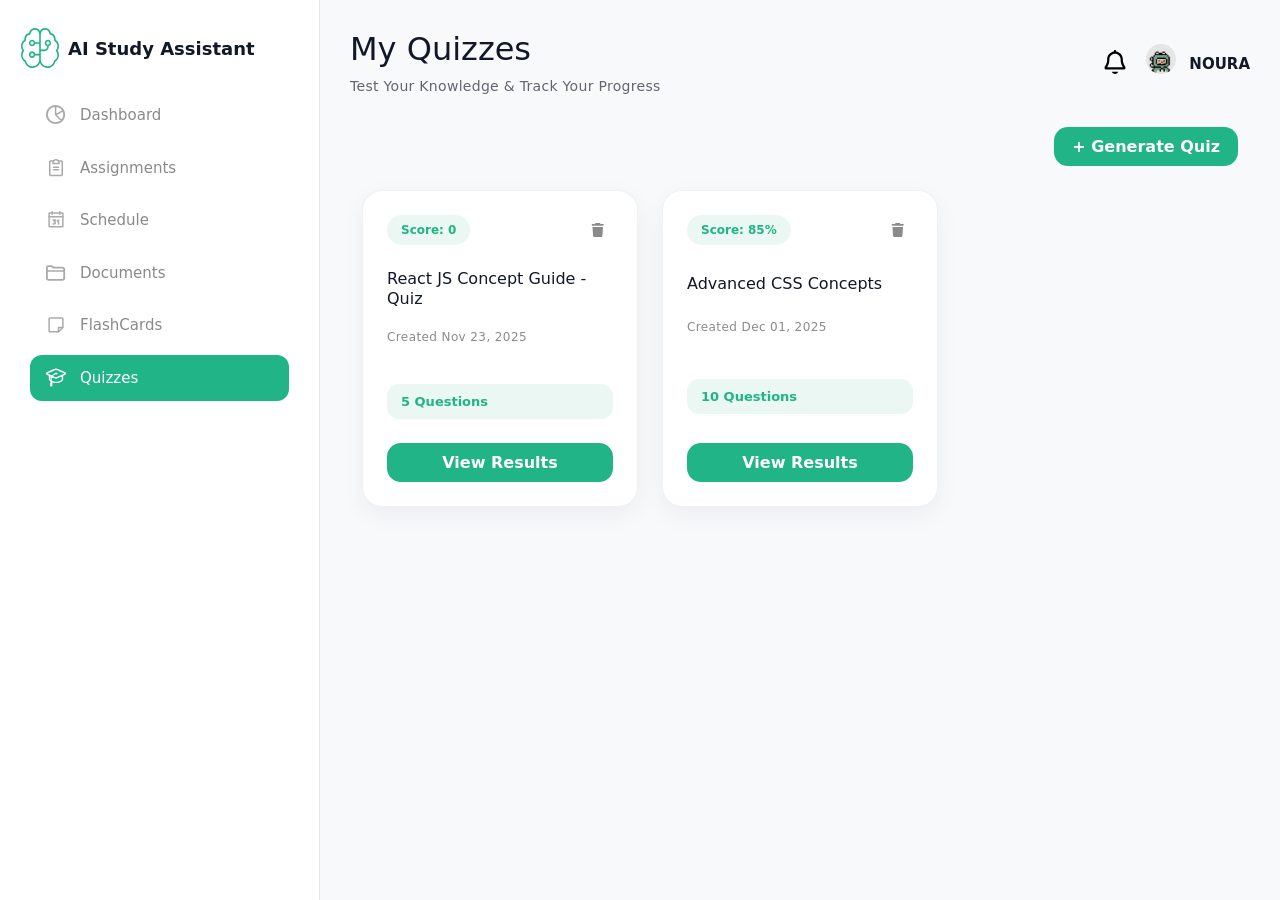
<file: quizzes.html>
<!DOCTYPE html>
<html lang="en">

<head>
  <meta charset="UTF-8">
  <meta name="viewport" content="width=device-width, initial-scale=1">
  <title>Quizzes · AI Study Assistant</title>
  <meta name="description" content="Manage and organize your learning documents with AI-powered assistance." />
  <meta name="theme-color" content="#20B486" />
  <meta name="apple-mobile-web-app-status-bar-style" content="default" />

  <link rel="icon" href="assets/images/Sidebar/Navigation/Icon/6.svg" type="image/svg+xml" />
  <link rel="stylesheet" href="assets/css/bootstrap.min.css" />
  <link rel="stylesheet" href="assets/css/all.min.css" />
  <link rel="stylesheet" href="assets/css/normalize.css" />
  <link rel="stylesheet" href="assets/css/media-queries.css" />
  <link rel="stylesheet" href="assets/css/quizes.css" />
</head>

<body>
  <div class="container-fluid">
    <div class="row min-vh-100">
      <!-- Sidebar -->
      <aside class="col-lg-3 sidebar" aria-label="Main Navigation">
        <div class="sidebar-inner">
          <!-- Logo -->
          <div class="logo">
            <img src="assets/images/Sidebar/logo/Vector.svg" alt="AI Study Assistant" />
            <span>AI Study Assistant</span>
          </div>
          <!-- Navigation -->
          <ul class="sidebar-nav">
            <li>
              <a href="dashboard.html" class="nav-item">
                <img src="assets/images/Sidebar/Navigation/Icon/1.svg" alt="" />
                <span>Dashboard</span>
              </a>
            </li>
            <li>
              <a href="assignments.html" class="nav-item">
                <img src="assets/images/Sidebar/Navigation/Icon/2.svg" alt="" />
                <span>Assignments</span>
              </a>
            </li>
            <li>
              <a href="schedule.html" class="nav-item">
                <img src="assets/images/Sidebar/Navigation/Icon/3.svg" alt="" />
                <span>Schedule</span>
              </a>
            </li>
            <li>
              <a href="documents.html" class="nav-item">
                <img src="assets/images/Sidebar/Navigation/Icon/4.svg" alt="" />
                <span>Documents</span>
              </a>
            </li>
            <li>
              <a href="flashcards.html" class="nav-item">
                <img src="assets/images/Sidebar/Navigation/Icon/5.svg" alt="" />
                <span>FlashCards</span>
              </a>
            </li>
            <li>
              <a href="quizzes.html" class="nav-item active">
                <img src="assets/images/Sidebar/Navigation/Icon/6.svg" alt="" />
                <span>Quizzes</span>
              </a>
            </li>
          </ul>
        </div>
      </aside>
      <!-- Main -->
      <main class="col-lg-9 col-12 main-content" role="main">
        <!-- Top Bar -->
        <div class="links mb-2">
          <a href="index.html">Home</a>
          <span class="separator">/</span>
          <a href="dashboard.html">Dashboard</a>
          <span class="separator">/</span>
          <a href="assignments.html">Assignments</a>
          <span class="separator">/</span>
          <a href="schedule.html">Schedule</a>
          <span class="separator">/</span>
          <a href="documents.html">Documents</a>
          <span class="separator">/</span>
          <a href="flashcards.html">FlashCards</a>
          <span class="separator">/</span>
          <a href="quizzes.html" class="active">Quizzes</a>
        </div>
        <!-- Top Bar -->
        <header class="top-bar d-flex justify-content-between align-items-center flex-wrap gap-3">
          <div>
            <h2 class="page-title">My Quizzes</h2>
            <p class="page-subtitle">Test Your Knowledge & Track Your Progress</p>
          </div>
          <div class="inf d-flex align-items-center gap-2">
            <a href="#"><i class="bell fa-regular fa-bell"></i></a>
            <img src="assets/images/avatar.png" alt="User" class="imge" />
            <h5 class="mb-0">NOURA</h5>
          </div>
        </header>

        <section class="quiz-page">
          <div class="container">
            <div class="row">
              <div class="col-12">
                <div class="d-flex justify-content-end align-items-center mb-4">
                  <button type="button" class="btn-primary-custom" data-bs-toggle="modal"
                    data-bs-target="#generateQuizModal">
                    + Generate Quiz
                  </button>
                </div>
              </div>
              <div class="col-12">
                <div class="row g-4">
                  <!-- Card 1 -->
                  <div class="col-xl-4 col-md-6 col-12">
                    <div class="card-custom quiz-card h-100">
                      <div class="d-flex justify-content-between align-items-center">
                        <span class="badge-custom">Score: 0</span>
                        <button class="delete-btn" type="button" aria-label="Delete quiz">
                          <i class="fa-solid fa-trash"></i>
                        </button>
                      </div>
                      <h6 class="quiz-title mt-3">
                        React JS Concept Guide - Quiz
                      </h6>
                      <p class="quiz-date">
                        Created Nov 23, 2025
                      </p>
                      <div class="quiz-questions">
                        5 Questions
                      </div>
                      <button class="btn-primary-custom w-100 mt-3">
                        View Results
                      </button>
                    </div>
                  </div>
                  <!-- Card 2 -->
                  <div class="col-xl-4 col-md-6 col-12">
                    <div class="card-custom quiz-card h-100">
                      <div class="d-flex justify-content-between align-items-center">
                        <span class="badge-custom">Score: 85%</span>
                        <button class="delete-btn" type="button" aria-label="Delete quiz">
                          <i class="fa-solid fa-trash"></i>
                        </button>
                      </div>
                      <h6 class="quiz-title mt-3">
                        Advanced CSS Concepts
                      </h6>
                      <p class="quiz-date">
                        Created Dec 01, 2025
                      </p>
                      <div class="quiz-questions">
                        10 Questions
                      </div>
                      <button class="btn-primary-custom w-100 mt-3">
                        View Results
                      </button>
                    </div>
                  </div>
                </div>
              </div>
            </div>
          </div>
        </section>
        
      </main>
    </div>
  </div>
  <div class="modal fade" id="generateQuizModal" tabindex="-1" aria-labelledby="generateQuizLabel" aria-hidden="true">
    <div class="modal-dialog modal-dialog-centered">
      <div class="modal-content rounded-4">
        <div class="modal-header border-0 pb-0">
          <h5 class="modal-title" id="generateQuizLabel">Generate New Quiz</h5>
          <button type="button" class="btn-close" data-bs-dismiss="modal" aria-label="Close"></button>
        </div>
        <div class="modal-body pt-3">
          <div class="mb-3">
            <label for="questionCount" class="form-label">Number of Questions</label>
            <input type="number" id="questionCount" class="form-control" value="5" min="1" max="100">
          </div>
        </div>
        <div class="modal-footer border-0 pt-0">
          <button type="button" class="btn btn-light" data-bs-dismiss="modal">
            Cancel
          </button>
          <button type="button" class="btn-primary-custom">
            Generate
          </button>
        </div>
      </div>
    </div>
  </div>
  <script src="assets/js/bootstrap.bundle.min.js"></script>
  <script src="assets/js/all.min.js"></script>
</body>
</html>
</file>
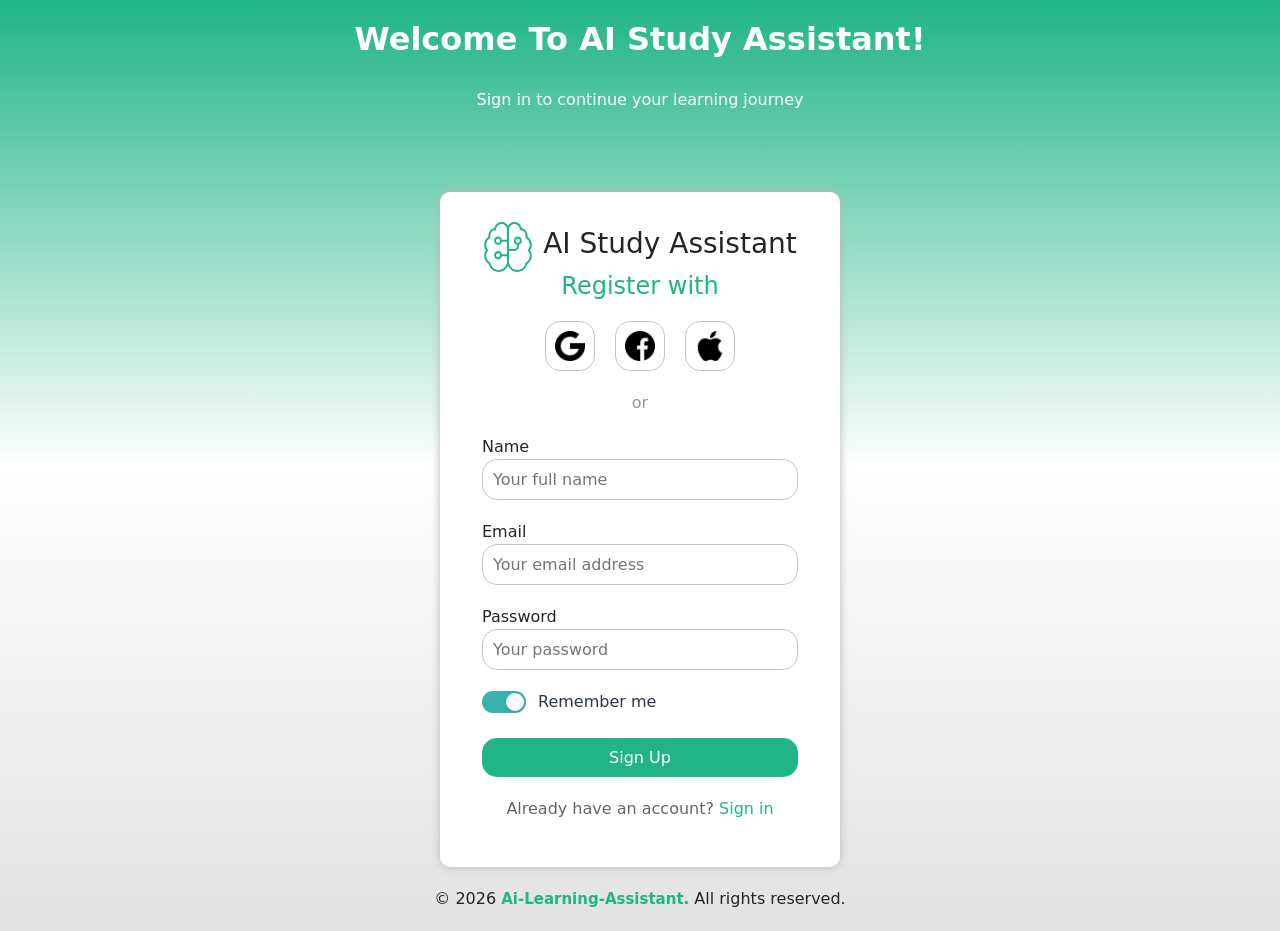
<file: register.html>
<!doctype html>
<html lang="en">
  <head>
    <meta charset="UTF-8" />
    <meta name="viewport" content="width=device-width, initial-scale=1.0" />
    <title>Sign Up</title>

    <!-- CSS for Sign In -->
    <link rel="stylesheet" href="assets/css/sign-in-up.css" />

    <!-- Icon -->
    <link
      rel="shortcut icon"
      href="assets/images/Vector.svg"
      type="image/x-icon"
    />

    <link rel="stylesheet" href="assets/css/bootstrap.min.css" />
    <link rel="stylesheet" href="assets/css/normalize.css" />
    <link rel="stylesheet" href="assets/css/sign-in-up.css" />
    <link rel="stylesheet" href="assets/css/media-queries.css" />
  </head>
  <body>
    <!-- The Start of the container -->

    <!-- The Start of the Welcome Text -->
    <div class="container">
      <div class="row welcome">
        <h2>Welcome To AI Study Assistant!</h2>
        <p>Sign in to continue your learning journey</p>
      </div>
      <!-- The End of the Welcome Text -->

      <!-- The Start of the Form Box -->
      <div class="row" id="form-box">
        <div class="app-logo">
          <div class="app-icon" id="app-icon">
            <img src="assets/images/Vector.svg" alt="App Icon" width="100" />
          </div>
          <div class="app-name">
            <h3>AI Study Assistant</h3>
          </div>
        </div>
        <h4 class="text">Register with</h4>

        <!-- The Start of the Social Buttons -->
        <div class="social-buttons">
          <a href="#">
            <img src="assets/images/google.png" alt="Google Icon" width="30" /> </a
          ><a href="#">
            <img src="assets/images/facebook.png" alt="Facebook Icon" width="30" />
          </a>
          <a href="#">
            <img src="assets/images/apple-logo.png" alt="Twitter Icon" width="30" />
          </a>
        </div>
        <!-- The End of the Social Buttons -->

        <div class="text-or">or</div>

        <form>
          <!-- The Start of the Name, Email and Password Fields -->
          <div class="name-field">
            <label>Name</label>
            <br />
            <input
              type="text"
              class="name-input"
              placeholder="Your full name"
            />
          </div>

          <div class="email-field">
            <label>Email</label>
            <br />
            <input
              type="email"
              class="email-input"
              placeholder="Your email address"
            />
          </div>
          <div class="password-field">
            <label>Password</label>
            <br />
            <input
              type="password"
              class="password-input"
              placeholder="Your password"
            />
          </div>
          <!-- The End of the Email and Password Fields -->

          <!-- The Start of the Remember Me Toggle -->
          <div class="custom-toggle-container">
            <label class="switch">
              <input type="checkbox" id="rememberMe" checked />
              <span class="slider round"></span>
            </label>
            <span class="label-text">Remember me</span>
          </div>
          <br />
          <!-- The End of the Remember Me Toggle -->

          <!-- The Start of the Login Button -->
          <button type="submit" class="login-button">Sign Up</button>
        </form>
        <!-- The End of the Login Button -->

        <!-- The Start of the Sign Up Link -->
        <p class="create account-text">
          Already have an account?
          <a href="sign.html" class="signin-link">Sign in</a>
        </p>
        <!-- The End of the Sign Up Link -->
      </div>
      <!-- The End of the Form Box -->

      <!-- The Start of the Footer -->

      <footer class="footer">© 2026 <span> Ai-Learning-Assistant.</span> All rights reserved.</footer>
      <!-- The End of the Footer -->
    </div>
    <!--The End of the Container-->
  </body>
</html>
</file>
<file: assets/css/media-queries.css>
@media only screen and (max-width: 600px) {
}



/* Medium devices (landscape tablets, 768px and up) */
@media only screen and (max-width: 768px) {

}

@media only screen and (min-width: 992px) {
  .main-content .links{
    display: none;
  }
}

/* Large devices (laptops/desktops, 992px and up) */
@media only screen and (max-width: 992px) {
      .sidebar {
          display: none;
        }

}

/* Extra large devices (large laptops and desktops, 1200px and up) */
@media only screen and (max-width: 1200px) {}
</file>
<file: assets/css/quizes.css>
:root {
  --primary: #20B486;
  --primary-soft: #eaf7f3;
  --text-dark: #111827;
  --text-muted: #8a8a8a;
  --text-light: rgba(17, 24, 39, 0.65);
  --bg-white: #ffffff;
  --bg-page: #f7f9fb;
}

body {
  margin: 0;
  background: var(--bg-page);
  font-family: system-ui, -apple-system, BlinkMacSystemFont, "Segoe UI", sans-serif;
  color: var(--text-dark);
  line-height: 1.5;
}

/* ================= Logo ================= */
.main-content .links a {
  align-items: center;
  gap: 8px;
  color: var(--text-muted);
  font-size: 14px;
  text-decoration: none;
  transition: color 0.2s ease;
}

.main-content .links a:hover {
  color: var(--primary);
}

.logo {
  display: flex;
  align-items: center;
  gap: 8px;
  margin-bottom: 24px;
  margin-left: -10px;
  padding: 0;
  background: transparent;
  font-weight: 700;
  font-size: 18px;
  color: var(--text-dark);
}

.logo img {
  width: 40px;
  height: 40px;
  object-fit: contain;
}

.logo span {
  white-space: nowrap;
}

/* ================= Sidebar Inner ================= */
.sidebar-inner {
  padding: 28px 18px;
}

/* ================= Navigation ================= */
.sidebar {
  background: #ffffff;
  border-right: 1px solid #e5e7eb;
  min-height: 100vh;
}

.sidebar-nav {
  list-style: none;
  margin: 0;
  padding: 0;
  background: transparent;
}

/* Reset links */
.sidebar-nav a {
  text-decoration: none;
  color: inherit;
  display: block;
}

/* ================= Nav Item ================= */
.sidebar-nav .nav-item {
  display: flex;
  align-items: center;
  gap: 14px;
  padding: 12px 16px;
  margin-bottom: 6px;
  border-radius: 12px;
  font-size: 15px;
  font-weight: 500;
  color: var(--text-muted);
  background: transparent;
  transition:
    background 0.2s ease,
    color 0.2s ease,
    transform 0.2s ease;
}

/* Hover */
.sidebar-nav .nav-item:hover {
  background: #f9fafb;
  color: var(--primary);
}

/* ================= Active ================= */
.sidebar-nav .nav-item.active {
  background: var(--primary);
  color: #ffffff;
}

/* ================= Icons ================= */
.sidebar-nav .nav-item img {
  width: 20px;
  height: 20px;
  opacity: 0.6;
  transition: opacity 0.2s ease, filter 0.2s ease;
}

.sidebar-nav .nav-item:hover img {
  opacity: 1;
}

.sidebar-nav .nav-item.active img {
  filter: brightness(0) invert(1);
  opacity: 1;
}

/* ================= Subtitle ================= */
.page-subtitle {
  margin-top: 6px;
  margin-bottom: 0;
  font-size: 14px;
  color: var(--text-light);
  letter-spacing: 0.3px;
  position: relative;
}

.bell {
  font-size: 24px;
  margin-right: 8px;
  color: black;
}
.imge {
  width: 30px;
  border-radius: 50%;
  position: relative;
  top: -5px;
}
.top-bar h5 {
  font-size: 15px;
  font-weight: 600;
  margin-left: 5px;
}
.main-content {
  padding: 30px;
}
.container {
  margin-top: 30px;
}

/* ================= Quiz Card Specific ================= */
.quiz-card {
  position: relative;
  display: flex;
  flex-direction: column;
  justify-content: space-between;
  gap: 8px;
}
/* ================= Date ================= */

.quiz-date {
  font-size: 12px;
  color: var(--text-muted);
  margin-top: 4px;
  letter-spacing: 0.4px;
}

/* ================= Questions Badge ================= */

.quiz-questions {
  margin-top: 14px;
  background: var(--primary-soft);
  color: var(--primary);
  padding: 8px 14px;
  border-radius: 12px;
  font-size: 13px;
  font-weight: 600;
  display: inline-block;
}

/* ================= Delete Button ================= */

.delete-btn {
  border: none;
  background: transparent;
  color: var(--text-muted);
  font-size: 14px;
  transition: 0.2s ease;
  cursor: pointer;
}

.delete-btn:hover {
  color: #dc2626;
  transform: scale(1.1);
}

/* ================= Card ================= */

.card-custom {
  background: var(--bg-white);
  border-radius: 20px;
  padding: 24px;
  border: 1px solid rgba(17, 24, 39, 0.06);
  box-shadow: 0 8px 24px rgba(17, 24, 39, 0.05);
  transition: 0.25s ease;
}

.card-custom:hover {
  transform: translateY(-4px);
  box-shadow: 0 16px 36px rgba(17, 24, 39, 0.08);
}

/* ================= Primary Button ================= */

.btn-primary-custom {
  background: var(--primary);
  color: var(--bg-white);
  border: none;
  padding: 10px 18px;
  border-radius: 14px;
  font-weight: 600;
  transition: 0.2s ease;
  cursor: pointer;
}

.btn-primary-custom:hover {
  filter: brightness(0.95);
  transform: translateY(-1px);
}

.btn-primary-custom:active {
  transform: scale(0.98);
}

/* ================= Score Badge ================= */

.badge-custom {
  display: inline-block;
  padding: 6px 14px;
  border-radius: 999px;
  font-size: 12px;
  font-weight: 600;
  background: var(--primary-soft);
  color: var(--primary);
}

/* ================= White Wrapper ================= */

.quiz-wrapper {
  background: var(--bg-white);
  border-radius: 28px;
  padding: 40px;
  box-shadow: 0 18px 45px rgba(17, 24, 39, 0.06);
  min-height: 500px;
  margin-top: 30px;
}

/* ================= Separator ================= */

.separator {
  margin: 0 6px;
  color: var(--text-light);
}
</file>
<file: assets/css/sign-in-up.css>
/* variables */
 :root {
    --primary-color: #20B486;
    --text-color: #333;
    --hover-color: #64edc2;
}

/* body background */

body {
    background-image: linear-gradient(to bottom, var(--primary-color) , #fff , #e2e2e2);
    font-family: system-ui, -apple-system, BlinkMacSystemFont, "Segoe UI", sans-serif;
    margin: 0;
} 



/* The upper text */

.welcome {
    margin-top: 20px;
    margin-bottom: 50px;  
}
.welcome h2 , .welcome p {
    text-align: center;
    color: white;
    margin-bottom: 30px;
}
.welcome h2 {
    font-size: 32px;
    font-weight: bold;
}



/* The form box  */
#form-box {
    margin: 0 auto;
    background-color: white;
    padding: 30px;
    border-radius: 10px;
    box-shadow: 0 4px 8px rgba(0, 0, 0, 0.1);
    width: 100%;
    max-width: 400px;
    justify-content: center;
    box-shadow: #b6b7b6 0px 0px 10px;
}


/* Login with text */
#form-box h4 {
    text-align: center;
    color: var(--primary-color);
    margin-bottom: 20px;
}
.app-logo{

    display: flex;
    justify-content: center;
    align-items: center;
    gap: 10px;


}


.app-logo img {
    width: 50px;
    height: 50px;
}




/* Social buttons  */
.social-buttons {
    display: flex;
    justify-content: center;
    gap: 20px;
}
.social-buttons a{
    width: 50px;
    height: 50px;
    display: flex;
    justify-content: center;
    align-items: center;
    border-radius: 30%;
    font-size: 18px;
    border: #c4c4c4 solid 1px;
}
.social-buttons a:hover {
    background-color: var(--hover-color);
    color: white;
    border: none;
}


/* Or text */
.text-or {
    text-align: center;
    color: #999;
    margin: 20px 0;
}


/* Email and password  */
.email-field , .password-field , .name-field {
    margin-bottom: 20px;
}
.email-input , .password-input , .name-input {
    width: 100%;
    padding: 10px;
    border: #c4c4c4 solid 1px;
    border-radius: 15px;

}
.email-input:focus , .password-input:focus , .name-input:focus {
    outline: none;
    border-color: var(--primary-color);
    box-shadow: 0 0 5px rgba(117, 219, 187, 0.5);
}



/* Remember me switch */
.custom-toggle-container {
  display: flex;
  align-items: center;
  gap: 12px; }


.switch {
  position: relative;
  display: inline-block;
  width: 44px; 
  height: 22px; 
}

.switch input {
  opacity: 0;
  width: 0;
  height: 0;
}


.slider {
  position: absolute;
  cursor: pointer;
  top: 0;
  left: 0;
  right: 0;
  bottom: 0;
  background-color: #cbd5e0; 
  transition: .4s;
  border-radius: 34px;
}


.slider:before {
  position: absolute;
  content: "";
  height: 18px; 
  width: 18px;  
  left: 2px;
  bottom: 2px;
  background-color: white;
  transition: .4s;
  border-radius: 50%;
  box-shadow: 0 2px 4px rgba(0,0,0,0.1); 
}

input:checked + .slider {
  background-color: #38b2ac;
}

input:checked + .slider:before {
  transform: translateX(22px); 
}

.label-text {
  color: #2d3748;
  font-size: 16px;
  font-weight: 500;
  cursor: pointer;
}

/* Login button */
.login-button {
    width: 100%;
    padding: 10px;
    background-color: var(--primary-color);
    color: white;
    border: none;
    border-radius: 15px;
    font-size: 16px;
    cursor: pointer;
    transition: background-color 0.5s ease;

}
.login-button:hover {
    background-color: var(--hover-color);
}

/* Sign up link */
.create.account-text {
    text-align: center;
    margin-top: 20px;
    color: #666;
}
.signup-link , .signin-link {
    color: var(--primary-color);
    text-decoration: none;
    font-weight: 500;
}
.signup-link:hover , .signin-link:hover {
    text-decoration: underline;
}

/* Footer */
.footer {
    text-align: center;
    margin: 20px;
}
span {
    font-size: 15px;
    font-weight: 700;
    color: var(--primary-color);
}
</file>
